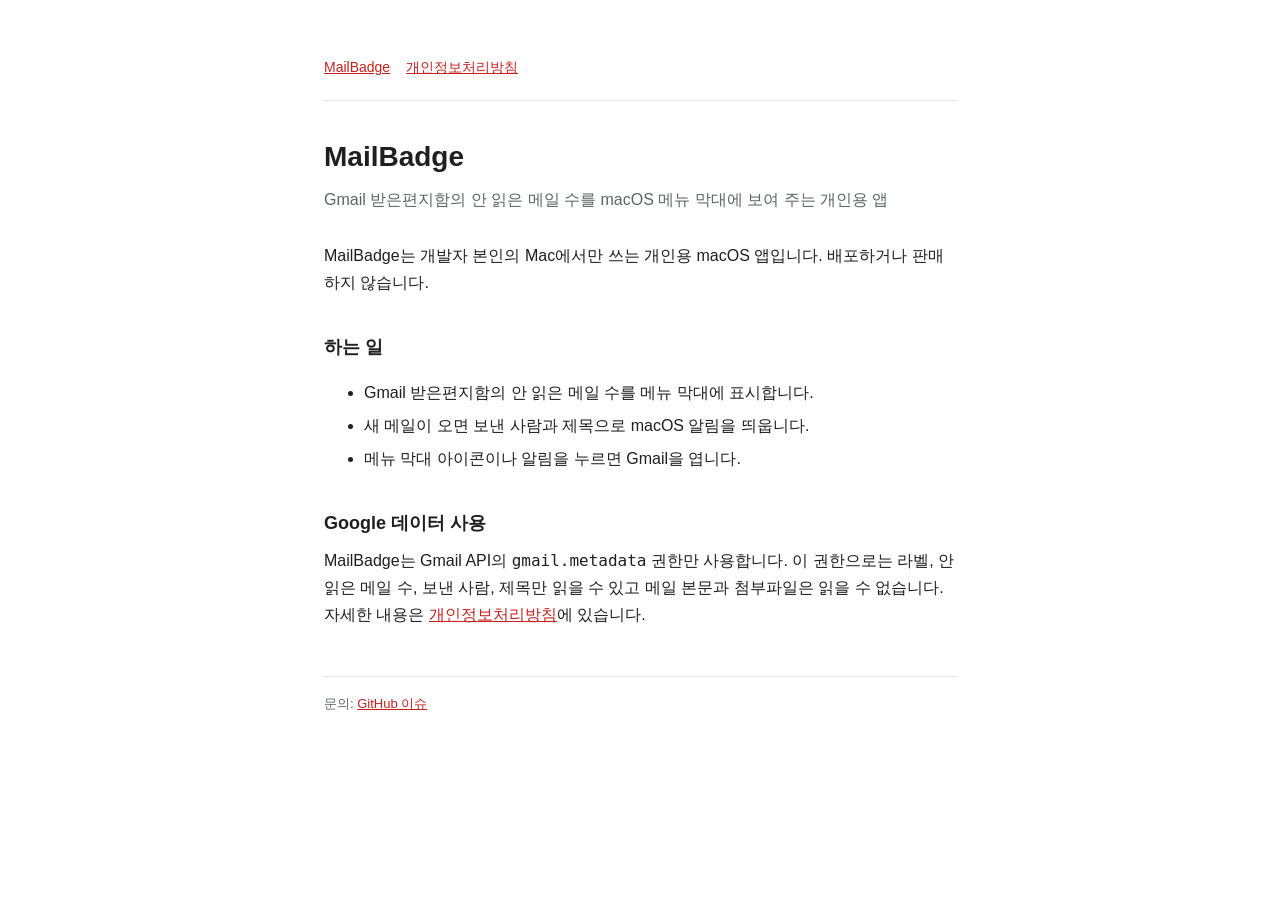
<file: index.html>
<!doctype html>
<html lang="ko">
<head>
<meta charset="utf-8">
<meta name="viewport" content="width=device-width, initial-scale=1">
<title>MailBadge</title>
<link rel="stylesheet" href="style.css">
</head>
<body>
<main>
<nav><a href="./">MailBadge</a><a href="privacy.html">개인정보처리방침</a></nav>
<h1>MailBadge</h1>
<p class="lead">Gmail 받은편지함의 안 읽은 메일 수를 macOS 메뉴 막대에 보여 주는 개인용 앱</p>

<p>MailBadge는 개발자 본인의 Mac에서만 쓰는 개인용 macOS 앱입니다. 배포하거나 판매하지 않습니다.</p>

<h2>하는 일</h2>
<ul>
<li>Gmail 받은편지함의 안 읽은 메일 수를 메뉴 막대에 표시합니다.</li>
<li>새 메일이 오면 보낸 사람과 제목으로 macOS 알림을 띄웁니다.</li>
<li>메뉴 막대 아이콘이나 알림을 누르면 Gmail을 엽니다.</li>
</ul>

<h2>Google 데이터 사용</h2>
<p>MailBadge는 Gmail API의 <code>gmail.metadata</code> 권한만 사용합니다. 이 권한으로는 라벨, 안 읽은 메일 수, 보낸 사람, 제목만 읽을 수 있고 메일 본문과 첨부파일은 읽을 수 없습니다. 자세한 내용은 <a href="privacy.html">개인정보처리방침</a>에 있습니다.</p>

<footer>문의: <a href="https://github.com/dhjo70/mailbadge/issues">GitHub 이슈</a></footer>
</main>
</body>
</html>
</file>
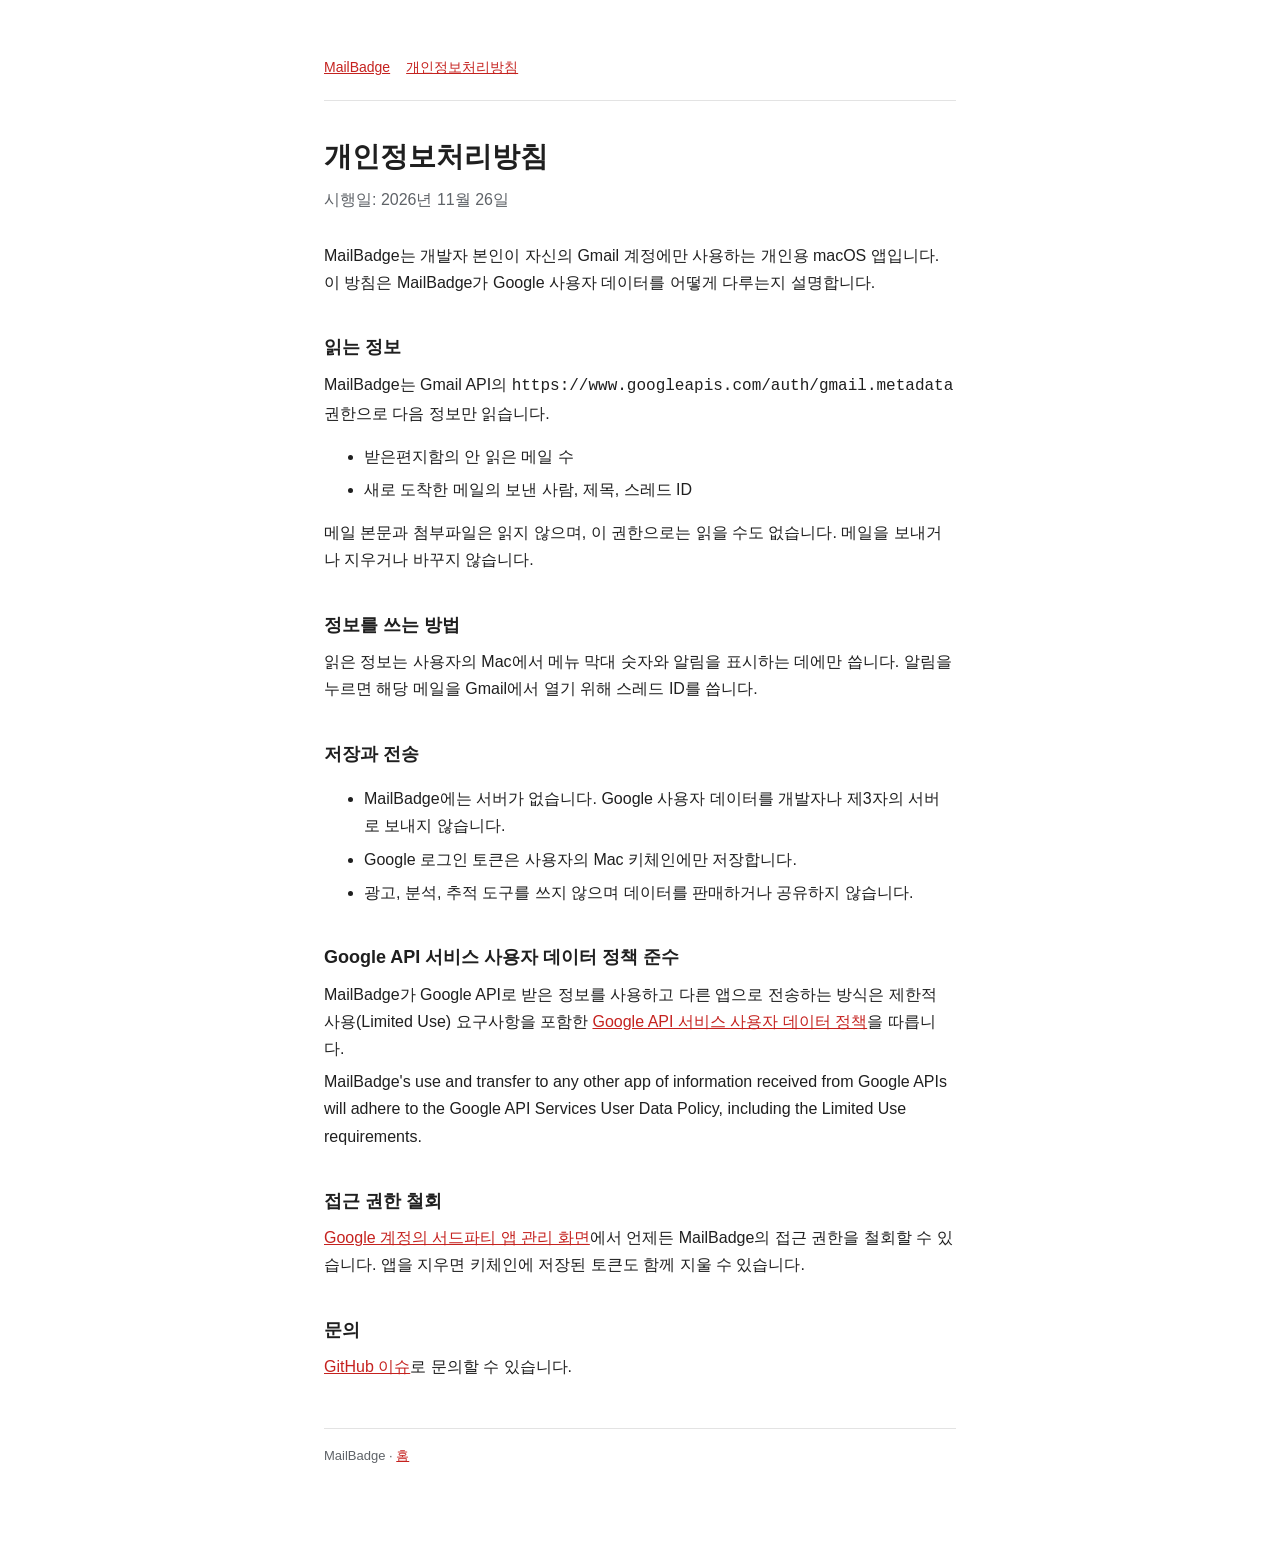
<file: privacy.html>
<!doctype html>
<html lang="ko">
<head>
<meta charset="utf-8">
<meta name="viewport" content="width=device-width, initial-scale=1">
<title>MailBadge 개인정보처리방침</title>
<link rel="stylesheet" href="style.css">
</head>
<body>
<main>
<nav><a href="./">MailBadge</a><a href="privacy.html">개인정보처리방침</a></nav>
<h1>개인정보처리방침</h1>
<p class="lead">시행일: 2026년 11월 26일</p>

<p>MailBadge는 개발자 본인이 자신의 Gmail 계정에만 사용하는 개인용 macOS 앱입니다. 이 방침은 MailBadge가 Google 사용자 데이터를 어떻게 다루는지 설명합니다.</p>

<h2>읽는 정보</h2>
<p>MailBadge는 Gmail API의 <code>https://www.googleapis.com/auth/gmail.metadata</code> 권한으로 다음 정보만 읽습니다.</p>
<ul>
<li>받은편지함의 안 읽은 메일 수</li>
<li>새로 도착한 메일의 보낸 사람, 제목, 스레드 ID</li>
</ul>
<p>메일 본문과 첨부파일은 읽지 않으며, 이 권한으로는 읽을 수도 없습니다. 메일을 보내거나 지우거나 바꾸지 않습니다.</p>

<h2>정보를 쓰는 방법</h2>
<p>읽은 정보는 사용자의 Mac에서 메뉴 막대 숫자와 알림을 표시하는 데에만 씁니다. 알림을 누르면 해당 메일을 Gmail에서 열기 위해 스레드 ID를 씁니다.</p>

<h2>저장과 전송</h2>
<ul>
<li>MailBadge에는 서버가 없습니다. Google 사용자 데이터를 개발자나 제3자의 서버로 보내지 않습니다.</li>
<li>Google 로그인 토큰은 사용자의 Mac 키체인에만 저장합니다.</li>
<li>광고, 분석, 추적 도구를 쓰지 않으며 데이터를 판매하거나 공유하지 않습니다.</li>
</ul>

<h2>Google API 서비스 사용자 데이터 정책 준수</h2>
<p>MailBadge가 Google API로 받은 정보를 사용하고 다른 앱으로 전송하는 방식은 제한적 사용(Limited Use) 요구사항을 포함한 <a href="https://developers.google.com/terms/api-services-user-data-policy">Google API 서비스 사용자 데이터 정책</a>을 따릅니다.</p>
<p lang="en">MailBadge's use and transfer to any other app of information received from Google APIs will adhere to the Google API Services User Data Policy, including the Limited Use requirements.</p>

<h2>접근 권한 철회</h2>
<p><a href="https://myaccount.google.com/permissions">Google 계정의 서드파티 앱 관리 화면</a>에서 언제든 MailBadge의 접근 권한을 철회할 수 있습니다. 앱을 지우면 키체인에 저장된 토큰도 함께 지울 수 있습니다.</p>

<h2>문의</h2>
<p><a href="https://github.com/dhjo70/mailbadge/issues">GitHub 이슈</a>로 문의할 수 있습니다.</p>

<footer>MailBadge · <a href="./">홈</a></footer>
</main>
</body>
</html>
</file>
<file: style.css>
:root { color-scheme: light dark; --fg: #1f1f1f; --muted: #5f6368; --bg: #fff; --line: #e3e3e3; --accent: #c5221f; }
@media (prefers-color-scheme: dark) { :root { --fg: #e8eaed; --muted: #9aa0a6; --bg: #1b1b1b; --line: #3c4043; --accent: #f28b82; } }
* { box-sizing: border-box; }
body { margin: 0; background: var(--bg); color: var(--fg); font: 16px/1.7 -apple-system, BlinkMacSystemFont, "Apple SD Gothic Neo", "Segoe UI", sans-serif; }
main { max-width: 680px; margin: 0 auto; padding: 56px 24px 80px; }
h1 { font-size: 28px; margin: 0 0 4px; }
h2 { font-size: 18px; margin: 36px 0 8px; }
p, li { margin: 6px 0; }
.lead { color: var(--muted); margin-bottom: 28px; }
a { color: var(--accent); }
nav { display: flex; gap: 16px; padding-bottom: 20px; margin-bottom: 32px; border-bottom: 1px solid var(--line); font-size: 14px; }
footer { margin-top: 48px; padding-top: 16px; border-top: 1px solid var(--line); color: var(--muted); font-size: 13px; }
</file>
